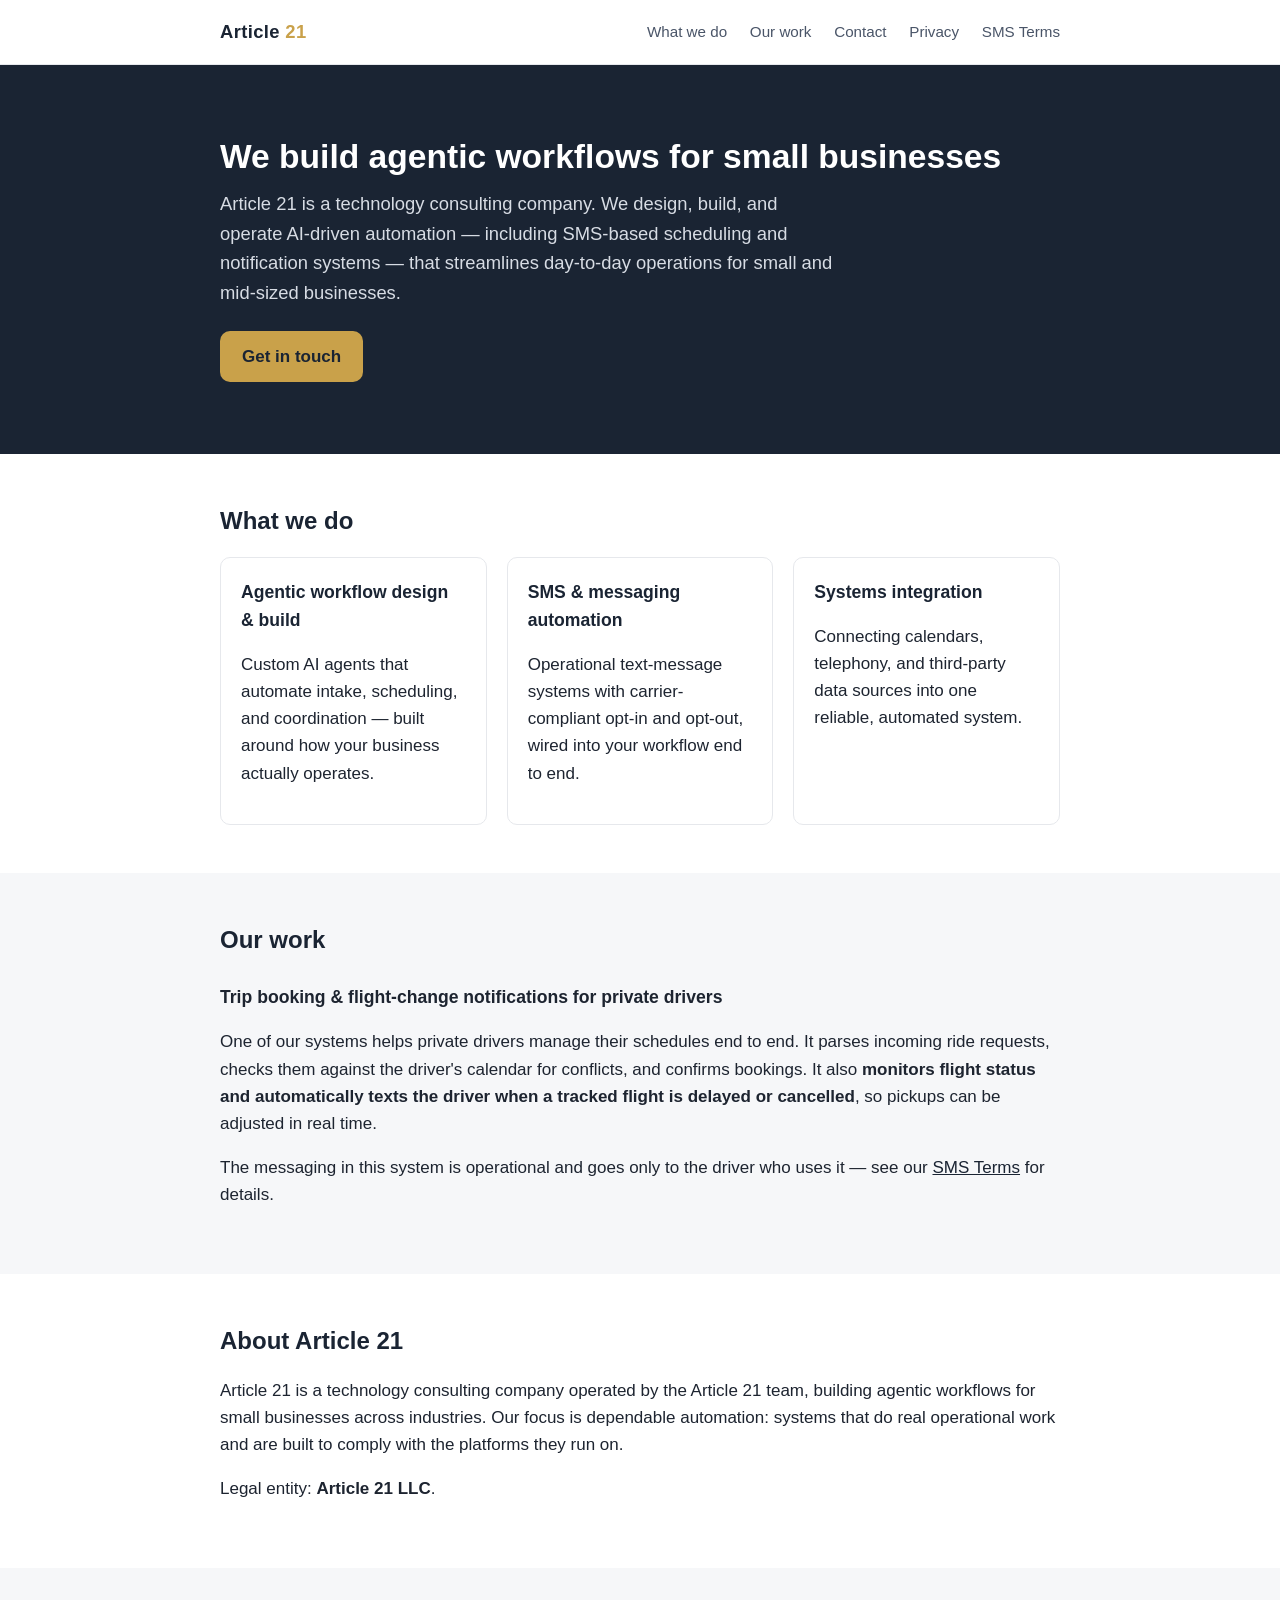
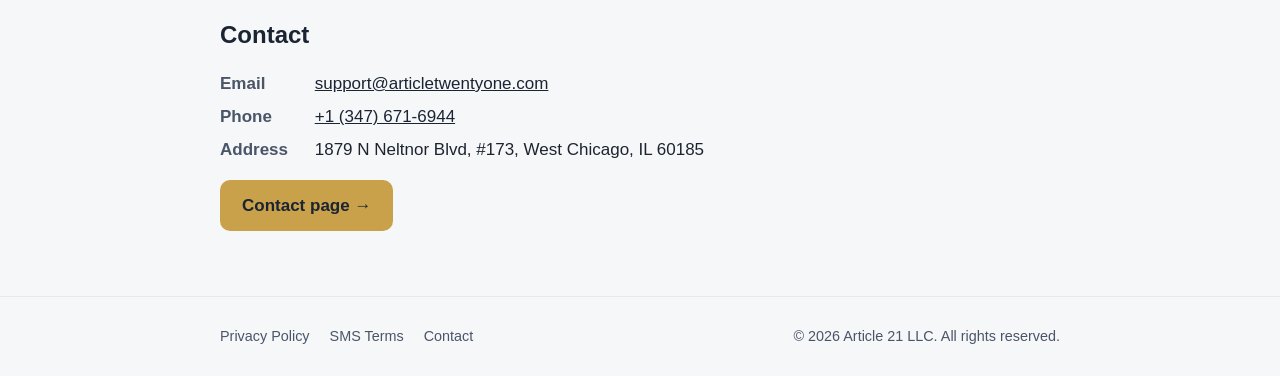
<file: index.html>
<!DOCTYPE html>
<html lang="en">
<head>
  <meta charset="utf-8" />
  <meta name="viewport" content="width=device-width, initial-scale=1" />
  <title>Article 21 — Agentic Workflows for Small Businesses</title>
  <meta name="description" content="Article 21 is a technology consulting company that designs, builds, and operates agentic AI workflows — including SMS-based scheduling and notification systems — for small and mid-sized businesses." />
  <link rel="stylesheet" href="assets/style.css" />
</head>
<body>
  <header class="site-header">
    <div class="wrap">
      <a class="brand" href="index.html">Article&nbsp;<span>21</span></a>
      <nav class="nav">
        <a href="index.html#services">What we do</a>
        <a href="index.html#build">Our work</a>
        <a href="contact.html">Contact</a>
        <a href="privacy-policy.html">Privacy</a>
        <a href="sms-terms.html">SMS Terms</a>
      </nav>
    </div>
  </header>

  <main>
    <section class="hero">
      <div class="wrap">
        <h1>We build agentic workflows for small businesses</h1>
        <p>Article 21 is a technology consulting company. We design, build, and operate
           AI-driven automation — including SMS-based scheduling and notification systems —
           that streamlines day-to-day operations for small and mid-sized businesses.</p>
        <a class="btn" href="contact.html">Get in touch</a>
      </div>
    </section>

    <section id="services">
      <div class="wrap">
        <h2>What we do</h2>
        <div class="grid">
          <div class="card">
            <h3>Agentic workflow design &amp; build</h3>
            <p>Custom AI agents that automate intake, scheduling, and coordination — built
               around how your business actually operates.</p>
          </div>
          <div class="card">
            <h3>SMS &amp; messaging automation</h3>
            <p>Operational text-message systems with carrier-compliant opt-in and opt-out,
               wired into your workflow end to end.</p>
          </div>
          <div class="card">
            <h3>Systems integration</h3>
            <p>Connecting calendars, telephony, and third-party data sources into one
               reliable, automated system.</p>
          </div>
        </div>
      </div>
    </section>

    <section class="alt" id="build">
      <div class="wrap">
        <h2>Our work</h2>
        <h3>Trip booking &amp; flight-change notifications for private drivers</h3>
        <p>One of our systems helps private drivers manage their schedules end to end. It
           parses incoming ride requests, checks them against the driver's calendar for
           conflicts, and confirms bookings. It also <strong>monitors flight status and
           automatically texts the driver when a tracked flight is delayed or cancelled</strong>,
           so pickups can be adjusted in real time.</p>
        <p>The messaging in this system is operational and goes only to the driver who
           uses it — see our <a href="sms-terms.html">SMS Terms</a> for details.</p>
      </div>
    </section>

    <section id="about">
      <div class="wrap">
        <h2>About Article 21</h2>
        <p>Article 21 is a technology consulting company operated by the Article 21 team,
           building agentic workflows for small businesses across industries. Our focus is
           dependable automation: systems that do real operational work and are built to
           comply with the platforms they run on.</p>
        <p>Legal entity: <strong>Article 21 LLC</strong>.</p>
      </div>
    </section>

    <section class="alt" id="contact-block">
      <div class="wrap">
        <h2>Contact</h2>
        <ul class="contact-list">
          <li><strong>Email</strong> <a href="mailto:support@articletwentyone.com">support@articletwentyone.com</a></li>
          <li><strong>Phone</strong> <a href="tel:+13476716944">+1 (347) 671-6944</a></li>
          <li><strong>Address</strong> 1879 N Neltnor Blvd, #173, West Chicago, IL 60185</li>
        </ul>
        <p style="margin-top:16px"><a class="btn" href="contact.html">Contact page →</a></p>
      </div>
    </section>
  </main>

  <footer class="site-footer">
    <div class="wrap">
      <div>
        <a href="privacy-policy.html">Privacy Policy</a>
        <a href="sms-terms.html">SMS Terms</a>
        <a href="contact.html">Contact</a>
      </div>
      <div>&copy; 2026 Article 21 LLC. All rights reserved.</div>
    </div>
  </footer>
</body>
</html>
</file>
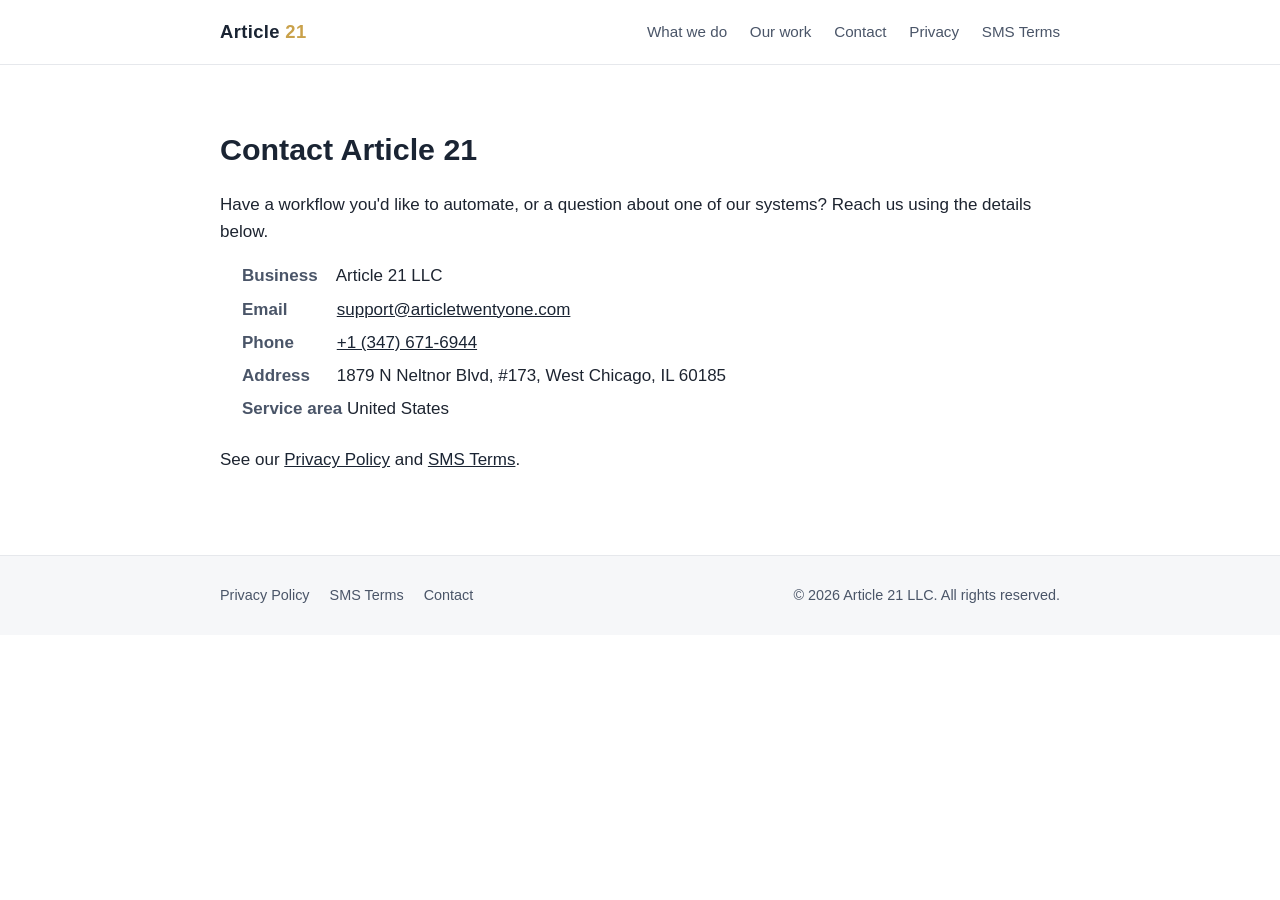
<file: contact.html>
<!DOCTYPE html>
<html lang="en">
<head>
  <meta charset="utf-8" />
  <meta name="viewport" content="width=device-width, initial-scale=1" />
  <title>Contact — Article 21</title>
  <meta name="description" content="Contact Article 21, a technology consulting company building agentic workflows for small businesses." />
  <link rel="stylesheet" href="assets/style.css" />
</head>
<body>
  <header class="site-header">
    <div class="wrap">
      <a class="brand" href="index.html">Article&nbsp;<span>21</span></a>
      <nav class="nav">
        <a href="index.html#services">What we do</a>
        <a href="index.html#build">Our work</a>
        <a href="contact.html">Contact</a>
        <a href="privacy-policy.html">Privacy</a>
        <a href="sms-terms.html">SMS Terms</a>
      </nav>
    </div>
  </header>

  <main class="legal">
    <div class="wrap">
      <h1>Contact Article 21</h1>
      <p>Have a workflow you'd like to automate, or a question about one of our systems?
         Reach us using the details below.</p>

      <ul class="contact-list">
        <li><strong>Business</strong> Article 21 LLC</li>
        <li><strong>Email</strong> <a href="mailto:support@articletwentyone.com">support@articletwentyone.com</a></li>
        <li><strong>Phone</strong> <a href="tel:+13476716944">+1 (347) 671-6944</a></li>
        <li><strong>Address</strong> 1879 N Neltnor Blvd, #173, West Chicago, IL 60185</li>
        <li><strong>Service area</strong> United States</li>
      </ul>

      <p style="margin-top:24px">See our <a href="privacy-policy.html">Privacy Policy</a> and
         <a href="sms-terms.html">SMS Terms</a>.</p>
    </div>
  </main>

  <footer class="site-footer">
    <div class="wrap">
      <div>
        <a href="privacy-policy.html">Privacy Policy</a>
        <a href="sms-terms.html">SMS Terms</a>
        <a href="contact.html">Contact</a>
      </div>
      <div>&copy; 2026 Article 21 LLC. All rights reserved.</div>
    </div>
  </footer>
</body>
</html>
</file>
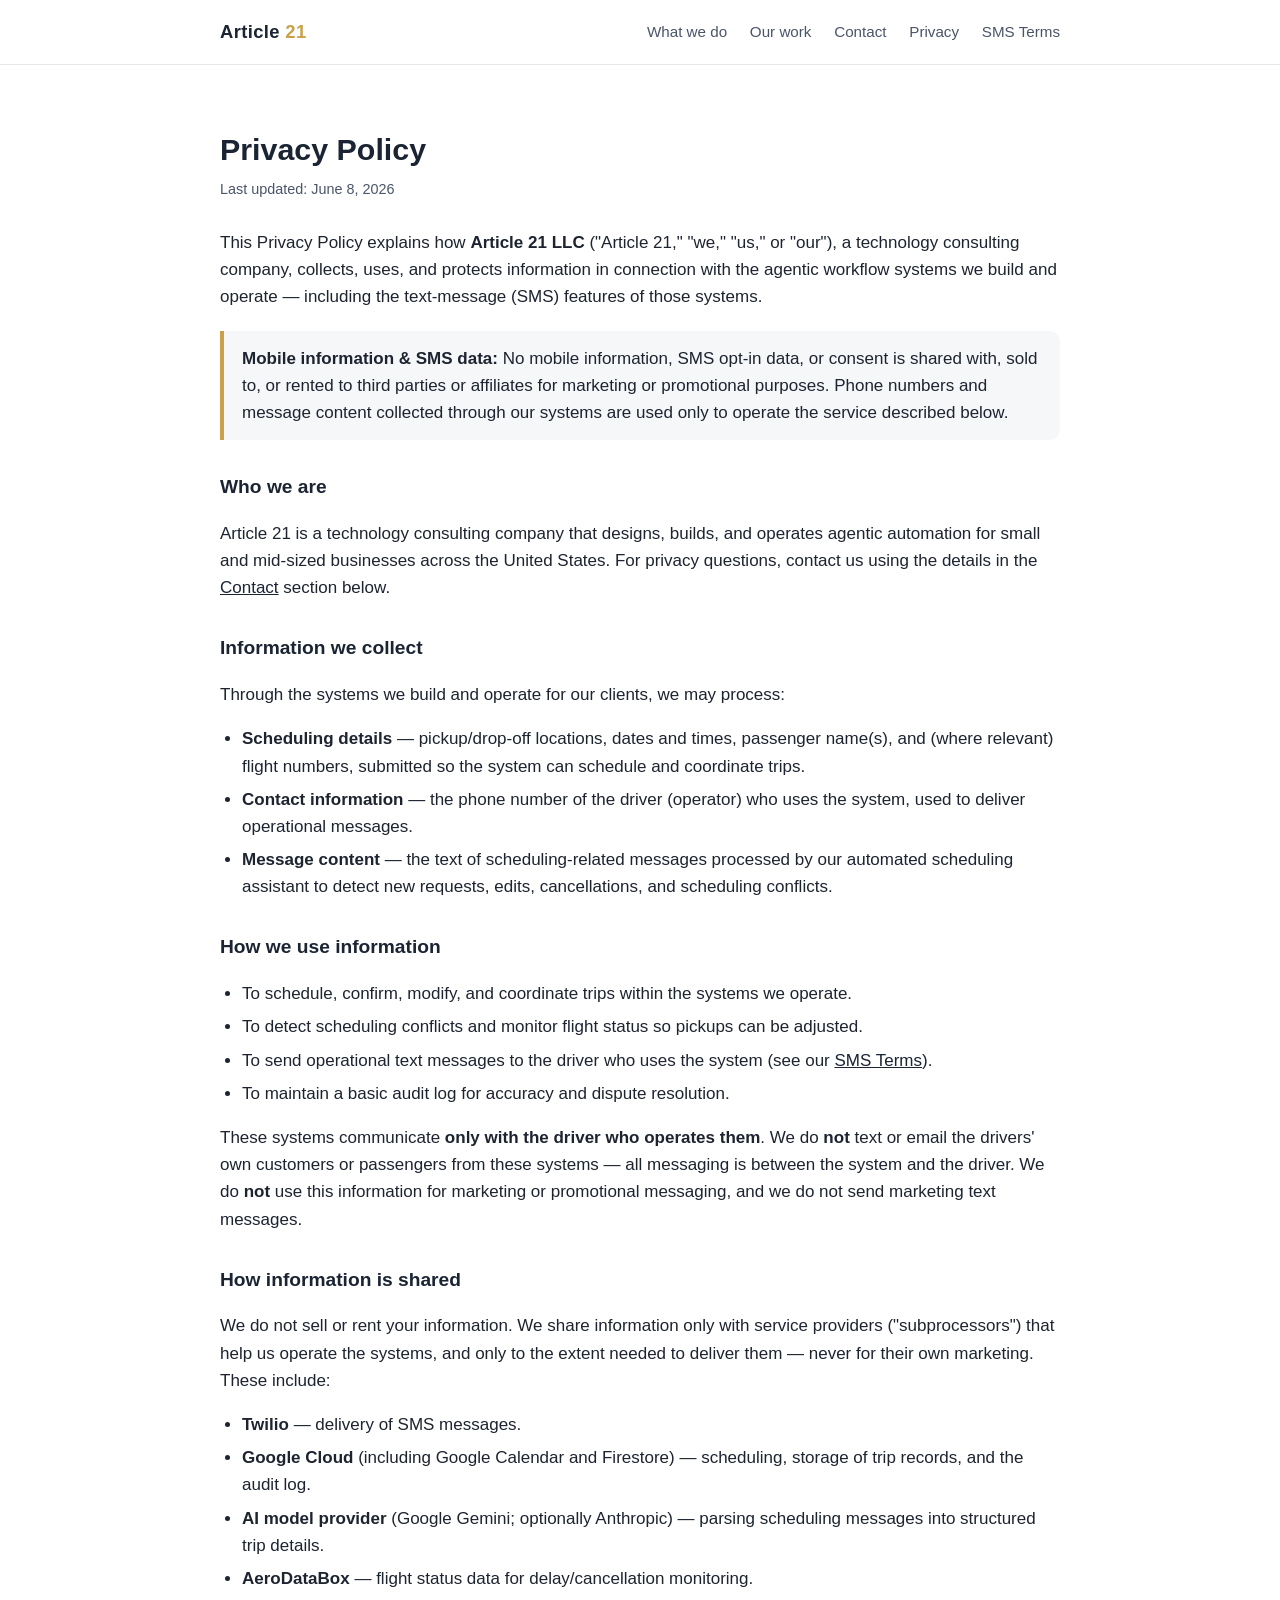
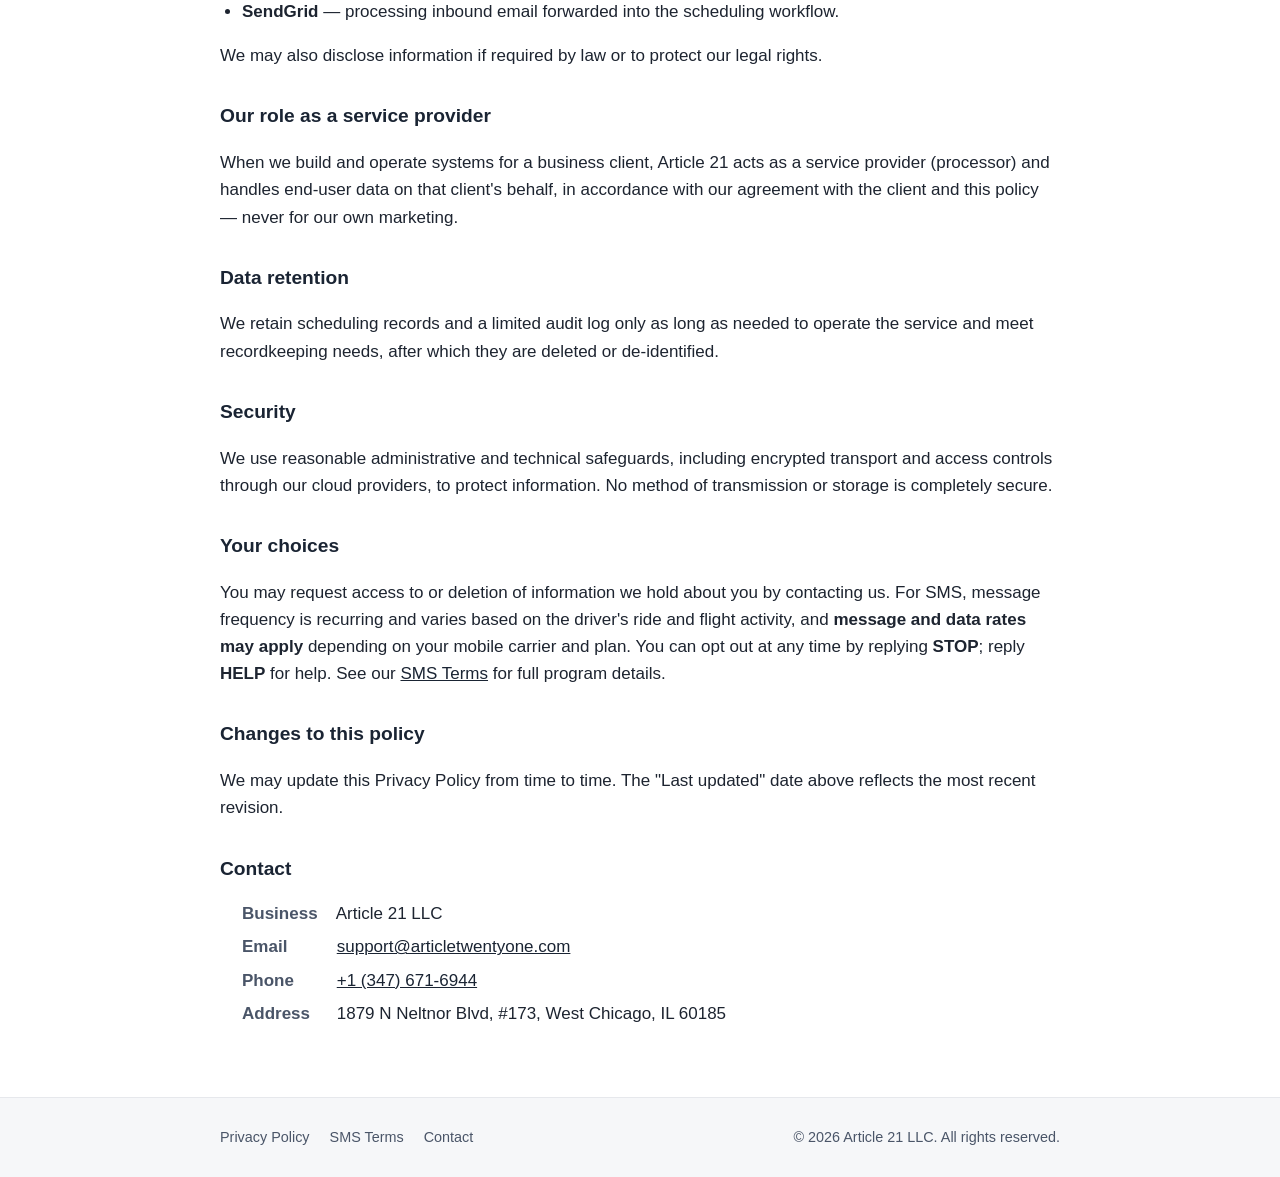
<file: privacy-policy.html>
<!DOCTYPE html>
<html lang="en">
<head>
  <meta charset="utf-8" />
  <meta name="viewport" content="width=device-width, initial-scale=1" />
  <title>Privacy Policy — Article 21</title>
  <meta name="description" content="Article 21 Privacy Policy, including how mobile and SMS data is handled." />
  <link rel="stylesheet" href="assets/style.css" />
</head>
<body>
  <header class="site-header">
    <div class="wrap">
      <a class="brand" href="index.html">Article&nbsp;<span>21</span></a>
      <nav class="nav">
        <a href="index.html#services">What we do</a>
        <a href="index.html#build">Our work</a>
        <a href="contact.html">Contact</a>
        <a href="privacy-policy.html">Privacy</a>
        <a href="sms-terms.html">SMS Terms</a>
      </nav>
    </div>
  </header>

  <main class="legal">
    <div class="wrap">
      <h1>Privacy Policy</h1>
      <p class="updated">Last updated: June 8, 2026</p>

      <p>This Privacy Policy explains how <strong>Article 21 LLC</strong> ("Article 21," "we,"
         "us," or "our"), a technology consulting company, collects, uses, and protects
         information in connection with the agentic workflow systems we build and operate —
         including the text-message (SMS) features of those systems.</p>

      <div class="callout">
        <strong>Mobile information &amp; SMS data:</strong> No mobile information, SMS opt-in
        data, or consent is shared with, sold to, or rented to third parties or affiliates
        for marketing or promotional purposes. Phone numbers and message content collected
        through our systems are used only to operate the service described below.
      </div>

      <h2>Who we are</h2>
      <p>Article 21 is a technology consulting company that designs, builds, and operates
         agentic automation for small and mid-sized businesses across the United States. For
         privacy questions, contact us using the details in the <a href="#contact">Contact</a>
         section below.</p>

      <h2>Information we collect</h2>
      <p>Through the systems we build and operate for our clients, we may process:</p>
      <ul>
        <li><strong>Scheduling details</strong> — pickup/drop-off locations, dates and times,
            passenger name(s), and (where relevant) flight numbers, submitted so the system
            can schedule and coordinate trips.</li>
        <li><strong>Contact information</strong> — the phone number of the driver (operator)
            who uses the system, used to deliver operational messages.</li>
        <li><strong>Message content</strong> — the text of scheduling-related messages
            processed by our automated scheduling assistant to detect new requests, edits,
            cancellations, and scheduling conflicts.</li>
      </ul>

      <h2>How we use information</h2>
      <ul>
        <li>To schedule, confirm, modify, and coordinate trips within the systems we operate.</li>
        <li>To detect scheduling conflicts and monitor flight status so pickups can be
            adjusted.</li>
        <li>To send operational text messages to the driver who uses the system (see our
            <a href="sms-terms.html">SMS Terms</a>).</li>
        <li>To maintain a basic audit log for accuracy and dispute resolution.</li>
      </ul>
      <p>These systems communicate <strong>only with the driver who operates them</strong>.
         We do <strong>not</strong> text or email the drivers' own customers or passengers
         from these systems — all messaging is between the system and the driver. We do
         <strong>not</strong> use this information for marketing or promotional messaging, and
         we do not send marketing text messages.</p>

      <h2>How information is shared</h2>
      <p>We do not sell or rent your information. We share information only with service
         providers ("subprocessors") that help us operate the systems, and only to the extent
         needed to deliver them — never for their own marketing. These include:</p>
      <ul>
        <li><strong>Twilio</strong> — delivery of SMS messages.</li>
        <li><strong>Google Cloud</strong> (including Google Calendar and Firestore) —
            scheduling, storage of trip records, and the audit log.</li>
        <li><strong>AI model provider</strong> (Google Gemini; optionally Anthropic) —
            parsing scheduling messages into structured trip details.</li>
        <li><strong>AeroDataBox</strong> — flight status data for delay/cancellation
            monitoring.</li>
        <li><strong>SendGrid</strong> — processing inbound email forwarded into the
            scheduling workflow.</li>
      </ul>
      <p>We may also disclose information if required by law or to protect our legal rights.</p>

      <h2>Our role as a service provider</h2>
      <p>When we build and operate systems for a business client, Article 21 acts as a service
         provider (processor) and handles end-user data on that client's behalf, in accordance
         with our agreement with the client and this policy — never for our own marketing.</p>

      <h2>Data retention</h2>
      <p>We retain scheduling records and a limited audit log only as long as needed to
         operate the service and meet recordkeeping needs, after which they are deleted or
         de-identified.</p>

      <h2>Security</h2>
      <p>We use reasonable administrative and technical safeguards, including encrypted
         transport and access controls through our cloud providers, to protect information.
         No method of transmission or storage is completely secure.</p>

      <h2>Your choices</h2>
      <p>You may request access to or deletion of information we hold about you by contacting
         us. For SMS, message frequency is recurring and varies based on the driver's ride and
         flight activity, and <strong>message and data rates may apply</strong> depending on your
         mobile carrier and plan. You can opt out at any time by replying <strong>STOP</strong>;
         reply <strong>HELP</strong> for help. See our <a href="sms-terms.html">SMS Terms</a> for
         full program details.</p>

      <h2>Changes to this policy</h2>
      <p>We may update this Privacy Policy from time to time. The "Last updated" date above
         reflects the most recent revision.</p>

      <h2 id="contact">Contact</h2>
      <ul class="contact-list">
        <li><strong>Business</strong> Article 21 LLC</li>
        <li><strong>Email</strong> <a href="mailto:support@articletwentyone.com">support@articletwentyone.com</a></li>
        <li><strong>Phone</strong> <a href="tel:+13476716944">+1 (347) 671-6944</a></li>
        <li><strong>Address</strong> 1879 N Neltnor Blvd, #173, West Chicago, IL 60185</li>
      </ul>
    </div>
  </main>

  <footer class="site-footer">
    <div class="wrap">
      <div>
        <a href="privacy-policy.html">Privacy Policy</a>
        <a href="sms-terms.html">SMS Terms</a>
        <a href="contact.html">Contact</a>
      </div>
      <div>&copy; 2026 Article 21 LLC. All rights reserved.</div>
    </div>
  </footer>
</body>
</html>
</file>
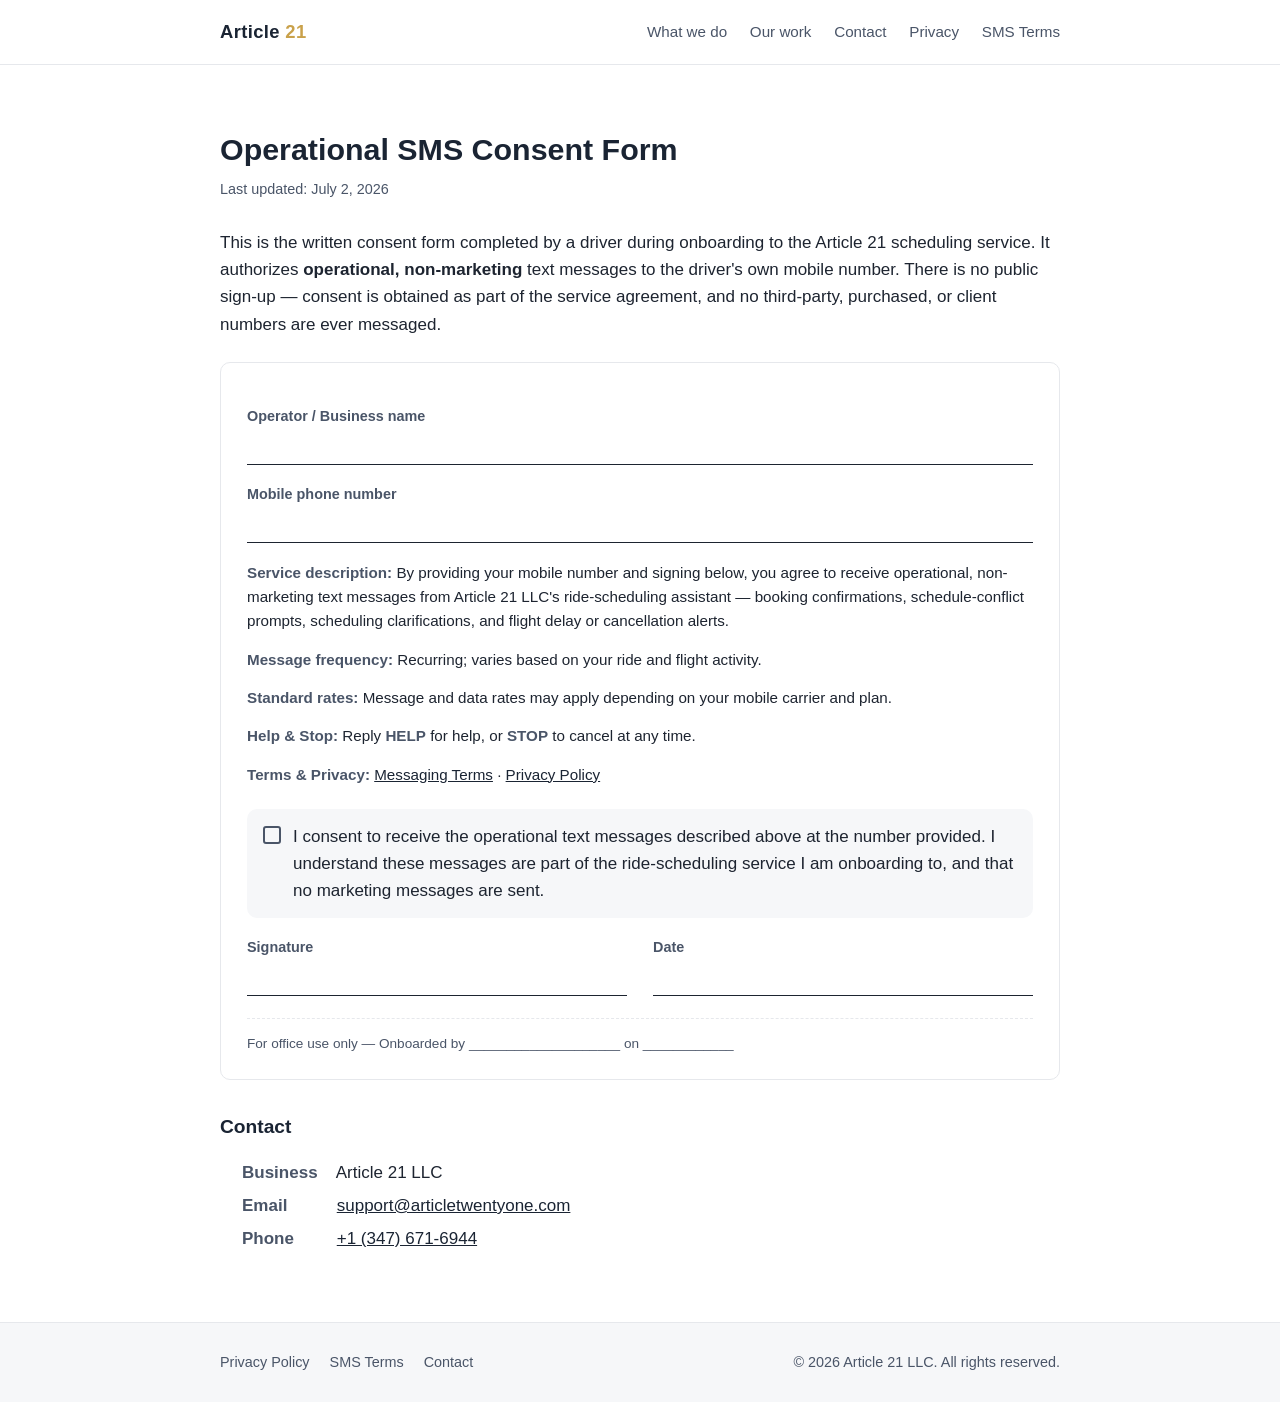
<file: sms-consent.html>
<!DOCTYPE html>
<html lang="en">
<head>
  <meta charset="utf-8" />
  <meta name="viewport" content="width=device-width, initial-scale=1" />
  <title>Operational SMS Consent Form — Article 21</title>
  <meta name="description" content="Article 21 operational SMS consent form, signed by drivers during onboarding to authorize operational (non-marketing) text messages." />
  <link rel="stylesheet" href="assets/style.css" />
</head>
<body>
  <header class="site-header">
    <div class="wrap">
      <a class="brand" href="index.html">Article&nbsp;<span>21</span></a>
      <nav class="nav">
        <a href="index.html#services">What we do</a>
        <a href="index.html#build">Our work</a>
        <a href="contact.html">Contact</a>
        <a href="privacy-policy.html">Privacy</a>
        <a href="sms-terms.html">SMS Terms</a>
      </nav>
    </div>
  </header>

  <main class="legal">
    <div class="wrap">
      <h1>Operational SMS Consent Form</h1>
      <p class="updated">Last updated: July 2, 2026</p>

      <p>This is the written consent form completed by a driver during onboarding to the
         Article&nbsp;21 scheduling service. It authorizes <strong>operational, non-marketing</strong>
         text messages to the driver's own mobile number. There is no public sign-up — consent is
         obtained as part of the service agreement, and no third-party, purchased, or client numbers
         are ever messaged.</p>

      <div class="consent-form">
        <div class="field">
          <label>Operator / Business name</label>
          <div class="line"></div>
        </div>
        <div class="field">
          <label>Mobile phone number</label>
          <div class="line"></div>
        </div>

        <div class="terms-line"><strong>Service description:</strong> By providing your mobile number
          and signing below, you agree to receive operational, non-marketing text messages from
          Article&nbsp;21 LLC's ride-scheduling assistant — booking confirmations, schedule-conflict
          prompts, scheduling clarifications, and flight delay or cancellation alerts.</div>
        <div class="terms-line"><strong>Message frequency:</strong> Recurring; varies based on your
          ride and flight activity.</div>
        <div class="terms-line"><strong>Standard rates:</strong> Message and data rates may apply
          depending on your mobile carrier and plan.</div>
        <div class="terms-line"><strong>Help &amp; Stop:</strong> Reply <strong>HELP</strong> for help,
          or <strong>STOP</strong> to cancel at any time.</div>
        <div class="terms-line"><strong>Terms &amp; Privacy:</strong>
          <a href="sms-terms.html">Messaging Terms</a> &middot;
          <a href="privacy-policy.html">Privacy Policy</a></div>

        <div class="consent-check">
          <span class="box" aria-hidden="true"></span>
          <span>I consent to receive the operational text messages described above at the number
            provided. I understand these messages are part of the ride-scheduling service I am
            onboarding to, and that no marketing messages are sent.</span>
        </div>

        <div class="field row">
          <div>
            <label>Signature</label>
            <div class="line"></div>
          </div>
          <div>
            <label>Date</label>
            <div class="line"></div>
          </div>
        </div>

        <div class="office">For office use only — Onboarded by ____________________
          on ____________</div>
      </div>

      <h2>Contact</h2>
      <ul class="contact-list">
        <li><strong>Business</strong> Article 21 LLC</li>
        <li><strong>Email</strong> <a href="mailto:support@articletwentyone.com">support@articletwentyone.com</a></li>
        <li><strong>Phone</strong> <a href="tel:+13476716944">+1 (347) 671-6944</a></li>
      </ul>
    </div>
  </main>

  <footer class="site-footer">
    <div class="wrap">
      <div>
        <a href="privacy-policy.html">Privacy Policy</a>
        <a href="sms-terms.html">SMS Terms</a>
        <a href="contact.html">Contact</a>
      </div>
      <div>&copy; 2026 Article 21 LLC. All rights reserved.</div>
    </div>
  </footer>
</body>
</html>
</file>
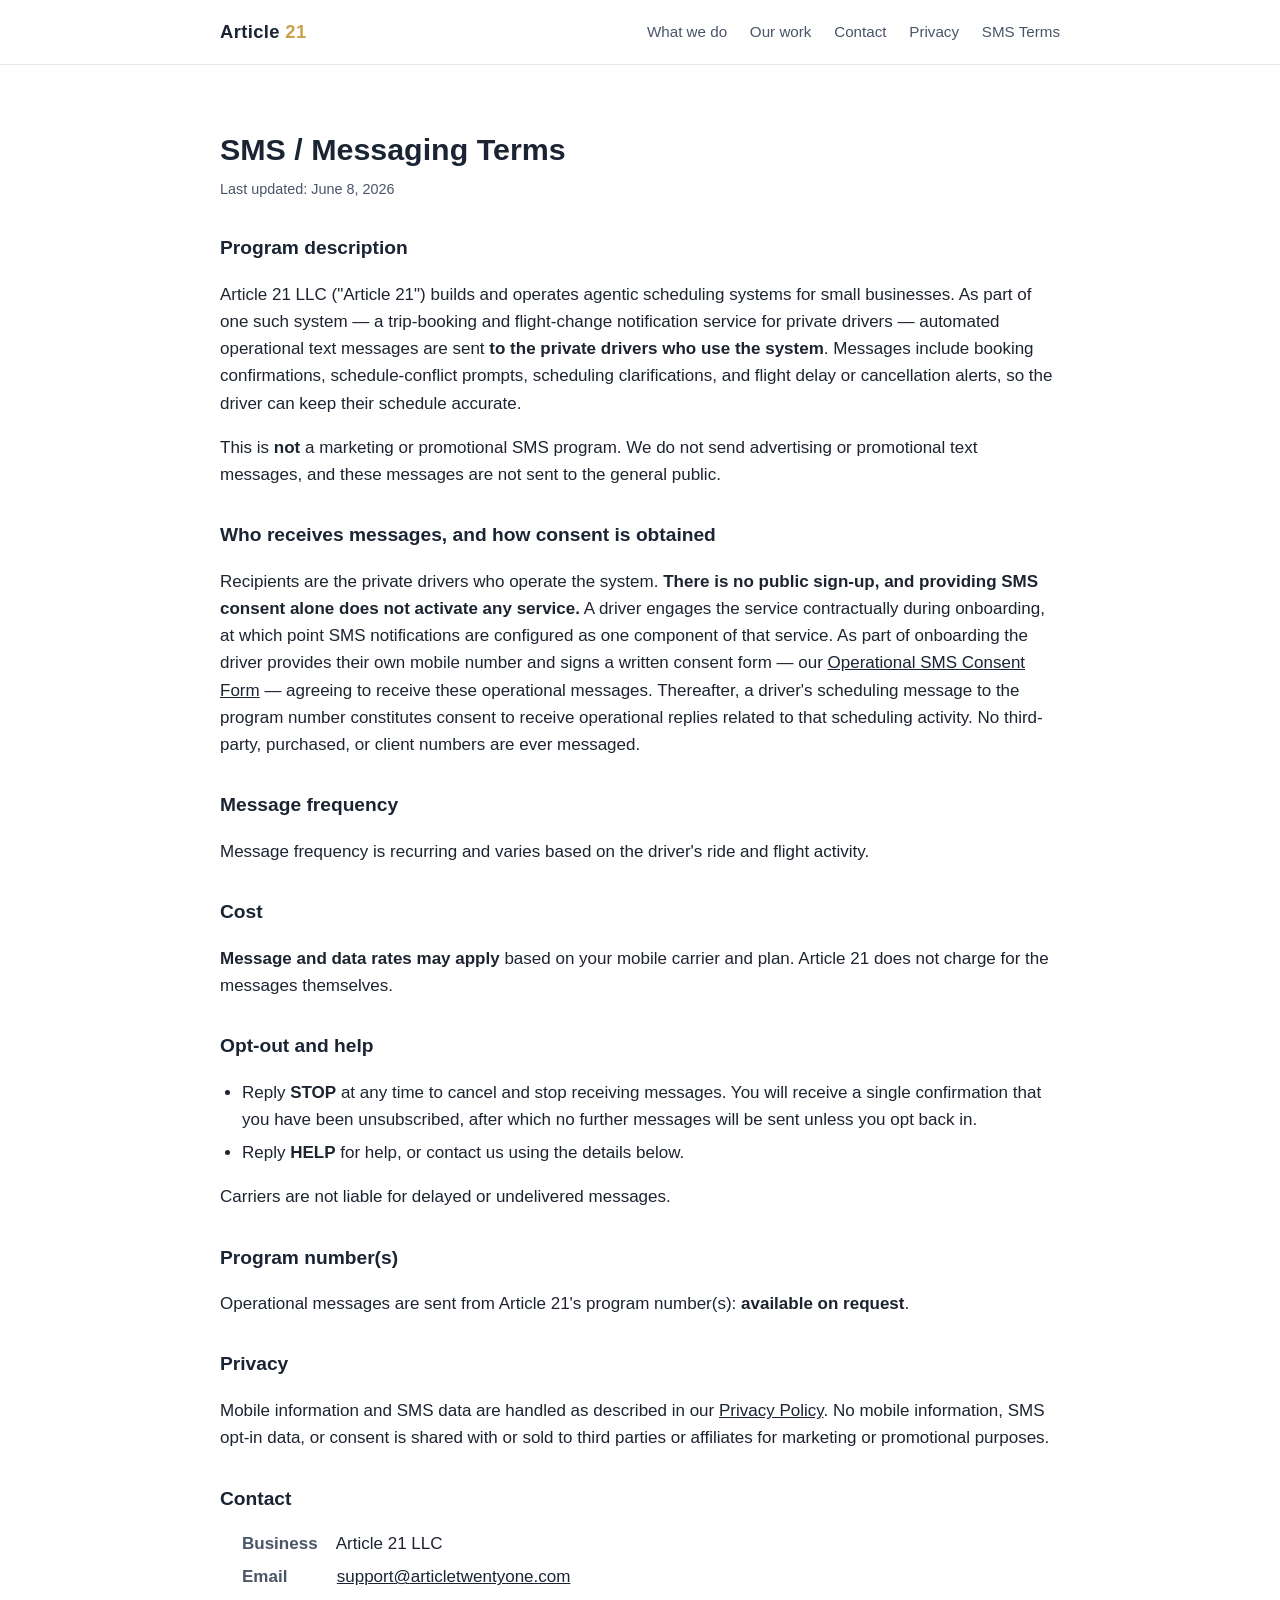
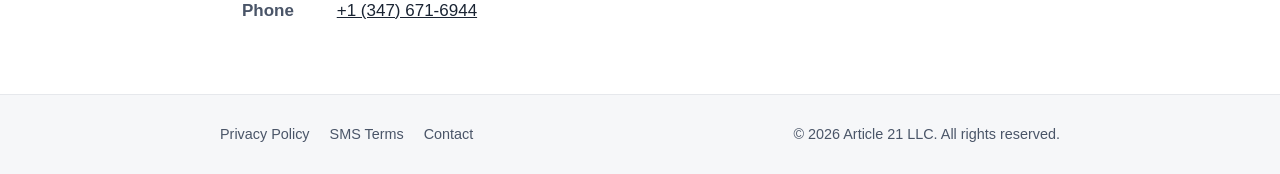
<file: sms-terms.html>
<!DOCTYPE html>
<html lang="en">
<head>
  <meta charset="utf-8" />
  <meta name="viewport" content="width=device-width, initial-scale=1" />
  <title>SMS / Messaging Terms — Article 21</title>
  <meta name="description" content="Article 21 SMS (text message) program terms, including program description, consent, and opt-out and help instructions." />
  <link rel="stylesheet" href="assets/style.css" />
</head>
<body>
  <header class="site-header">
    <div class="wrap">
      <a class="brand" href="index.html">Article&nbsp;<span>21</span></a>
      <nav class="nav">
        <a href="index.html#services">What we do</a>
        <a href="index.html#build">Our work</a>
        <a href="contact.html">Contact</a>
        <a href="privacy-policy.html">Privacy</a>
        <a href="sms-terms.html">SMS Terms</a>
      </nav>
    </div>
  </header>

  <main class="legal">
    <div class="wrap">
      <h1>SMS / Messaging Terms</h1>
      <p class="updated">Last updated: June 8, 2026</p>

      <h2>Program description</h2>
      <p>Article 21 LLC ("Article 21") builds and operates agentic scheduling systems for
         small businesses. As part of one such system — a trip-booking and flight-change
         notification service for private drivers — automated operational text messages are
         sent <strong>to the private drivers who use the system</strong>. Messages include
         booking confirmations, schedule-conflict prompts, scheduling clarifications, and
         flight delay or cancellation alerts, so the driver can keep their schedule accurate.</p>
      <p>This is <strong>not</strong> a marketing or promotional SMS program. We do not send
         advertising or promotional text messages, and these messages are not sent to the
         general public.</p>

      <h2>Who receives messages, and how consent is obtained</h2>
      <p>Recipients are the private drivers who operate the system. <strong>There is no public
         sign-up, and providing SMS consent alone does not activate any service.</strong> A driver
         engages the service contractually during onboarding, at which point SMS notifications are
         configured as one component of that service. As part of onboarding the driver provides
         their own mobile number and signs a written consent form — our
         <a href="sms-consent.html">Operational SMS Consent Form</a> — agreeing to receive these
         operational messages. Thereafter, a driver's scheduling message to the program number
         constitutes consent to receive operational replies related to that scheduling activity.
         No third-party, purchased, or client numbers are ever messaged.</p>

      <h2>Message frequency</h2>
      <p>Message frequency is recurring and varies based on the driver's ride and flight
         activity.</p>

      <h2>Cost</h2>
      <p><strong>Message and data rates may apply</strong> based on your mobile carrier and
         plan. Article 21 does not charge for the messages themselves.</p>

      <h2>Opt-out and help</h2>
      <ul>
        <li>Reply <strong>STOP</strong> at any time to cancel and stop receiving messages. You
            will receive a single confirmation that you have been unsubscribed, after which no
            further messages will be sent unless you opt back in.</li>
        <li>Reply <strong>HELP</strong> for help, or contact us using the details below.</li>
      </ul>
      <p>Carriers are not liable for delayed or undelivered messages.</p>

      <h2>Program number(s)</h2>
      <p>Operational messages are sent from Article 21's program number(s):
         <strong>available on request</strong>.</p>

      <h2>Privacy</h2>
      <p>Mobile information and SMS data are handled as described in our
         <a href="privacy-policy.html">Privacy Policy</a>. No mobile information, SMS opt-in
         data, or consent is shared with or sold to third parties or affiliates for marketing
         or promotional purposes.</p>

      <h2>Contact</h2>
      <ul class="contact-list">
        <li><strong>Business</strong> Article 21 LLC</li>
        <li><strong>Email</strong> <a href="mailto:support@articletwentyone.com">support@articletwentyone.com</a></li>
        <li><strong>Phone</strong> <a href="tel:+13476716944">+1 (347) 671-6944</a></li>
      </ul>
    </div>
  </main>

  <footer class="site-footer">
    <div class="wrap">
      <div>
        <a href="privacy-policy.html">Privacy Policy</a>
        <a href="sms-terms.html">SMS Terms</a>
        <a href="contact.html">Contact</a>
      </div>
      <div>&copy; 2026 Article 21 LLC. All rights reserved.</div>
    </div>
  </footer>
</body>
</html>
</file>
<file: assets/style.css>
/* Article 21 — shared styles
   Neutral, clean defaults. Swap --brand / fonts if a logo + palette are provided. */

:root {
  --brand: #1a2433;          /* deep slate */
  --brand-accent: #c9a14a;   /* muted gold */
  --ink: #1d2430;
  --ink-soft: #4a5568;
  --line: #e6e8ec;
  --bg: #ffffff;
  --bg-soft: #f6f7f9;
  --maxw: 880px;
  --radius: 10px;
}

* { box-sizing: border-box; }

html { -webkit-text-size-adjust: 100%; }

body {
  margin: 0;
  font-family: -apple-system, BlinkMacSystemFont, "Segoe UI", Roboto, Helvetica, Arial, sans-serif;
  color: var(--ink);
  background: var(--bg);
  line-height: 1.6;
  font-size: 17px;
}

a { color: var(--brand); }
a:hover { color: var(--brand-accent); }

.wrap { max-width: var(--maxw); margin: 0 auto; padding: 0 20px; }

/* Header / nav */
.site-header {
  border-bottom: 1px solid var(--line);
  background: var(--bg);
  position: sticky;
  top: 0;
  z-index: 10;
}
.site-header .wrap {
  display: flex;
  align-items: center;
  justify-content: space-between;
  gap: 16px;
  min-height: 64px;
  flex-wrap: wrap;
}
.brand {
  font-weight: 700;
  font-size: 1.15rem;
  letter-spacing: 0.02em;
  color: var(--brand);
  text-decoration: none;
}
.brand span { color: var(--brand-accent); }
.nav a {
  text-decoration: none;
  color: var(--ink-soft);
  margin-left: 18px;
  font-size: 0.95rem;
}
.nav a:hover { color: var(--brand); }

/* Hero */
.hero {
  background: var(--brand);
  color: #fff;
  padding: 72px 0;
}
.hero h1 { font-size: 2.1rem; margin: 0 0 12px; line-height: 1.2; }
.hero p { font-size: 1.15rem; color: #d7dce4; margin: 0 0 24px; max-width: 620px; }

.btn {
  display: inline-block;
  background: var(--brand-accent);
  color: #1a2433;
  font-weight: 600;
  text-decoration: none;
  padding: 12px 22px;
  border-radius: var(--radius);
}
.btn:hover { color: #1a2433; filter: brightness(1.05); }

/* Sections */
section { padding: 48px 0; }
section.alt { background: var(--bg-soft); }
h2 { font-size: 1.5rem; margin: 0 0 16px; color: var(--brand); }
h3 { font-size: 1.1rem; margin: 24px 0 8px; }

.grid {
  display: grid;
  grid-template-columns: repeat(auto-fit, minmax(220px, 1fr));
  gap: 20px;
  margin-top: 8px;
}
.card {
  border: 1px solid var(--line);
  border-radius: var(--radius);
  padding: 20px;
  background: var(--bg);
}
.card h3 { margin-top: 0; color: var(--brand); }

.contact-list { list-style: none; padding: 0; margin: 0; }
.contact-list li { margin: 6px 0; }
.contact-list strong { display: inline-block; min-width: 90px; color: var(--ink-soft); }

/* Legal pages */
.legal { padding: 40px 0 64px; }
.legal h1 { font-size: 1.9rem; color: var(--brand); margin-bottom: 4px; }
.legal .updated { color: var(--ink-soft); font-size: 0.9rem; margin: 0 0 28px; }
.legal h2 { font-size: 1.2rem; margin-top: 32px; }
.legal ul { padding-left: 22px; }
.legal li { margin: 6px 0; }
.callout {
  border-left: 4px solid var(--brand-accent);
  background: var(--bg-soft);
  padding: 14px 18px;
  border-radius: 0 var(--radius) var(--radius) 0;
  margin: 20px 0;
}

/* Footer */
.site-footer {
  border-top: 1px solid var(--line);
  background: var(--bg-soft);
  padding: 28px 0;
  font-size: 0.9rem;
  color: var(--ink-soft);
}
.site-footer .wrap {
  display: flex;
  justify-content: space-between;
  gap: 16px;
  flex-wrap: wrap;
}
.site-footer a { color: var(--ink-soft); text-decoration: none; margin-right: 16px; }
.site-footer a:hover { color: var(--brand); }

.placeholder { background: #fff7e0; padding: 0 3px; border-radius: 3px; }

/* Consent form (printable) */
.consent-form {
  border: 1px solid var(--line);
  border-radius: var(--radius);
  padding: 24px 26px;
  background: var(--bg);
  margin: 24px 0;
}
.consent-form .field { margin: 18px 0; }
.consent-form label {
  display: block;
  font-weight: 600;
  color: var(--ink-soft);
  font-size: 0.9rem;
  margin-bottom: 8px;
}
.consent-form .line {
  border-bottom: 1px solid var(--ink);
  min-height: 1.7em;
}
.consent-form .row { display: flex; gap: 26px; flex-wrap: wrap; }
.consent-form .row > div { flex: 1; min-width: 180px; }
.consent-form .terms-line { margin: 14px 0; font-size: 0.95rem; }
.consent-form .terms-line strong { color: var(--ink-soft); }
.consent-form .consent-check {
  display: flex;
  gap: 12px;
  align-items: flex-start;
  margin: 22px 0 6px;
  padding: 14px 16px;
  background: var(--bg-soft);
  border-radius: var(--radius);
}
.consent-form .consent-check .box {
  flex: 0 0 auto;
  width: 18px;
  height: 18px;
  border: 2px solid var(--ink-soft);
  border-radius: 3px;
  margin-top: 3px;
}
.consent-form .office {
  color: var(--ink-soft);
  font-size: 0.85rem;
  border-top: 1px dashed var(--line);
  margin-top: 22px;
  padding-top: 14px;
}

@media (max-width: 560px) {
  .hero { padding: 52px 0; }
  .hero h1 { font-size: 1.7rem; }
  .nav a { margin-left: 12px; }
  .consent-form .row { gap: 14px; }
}
</file>
